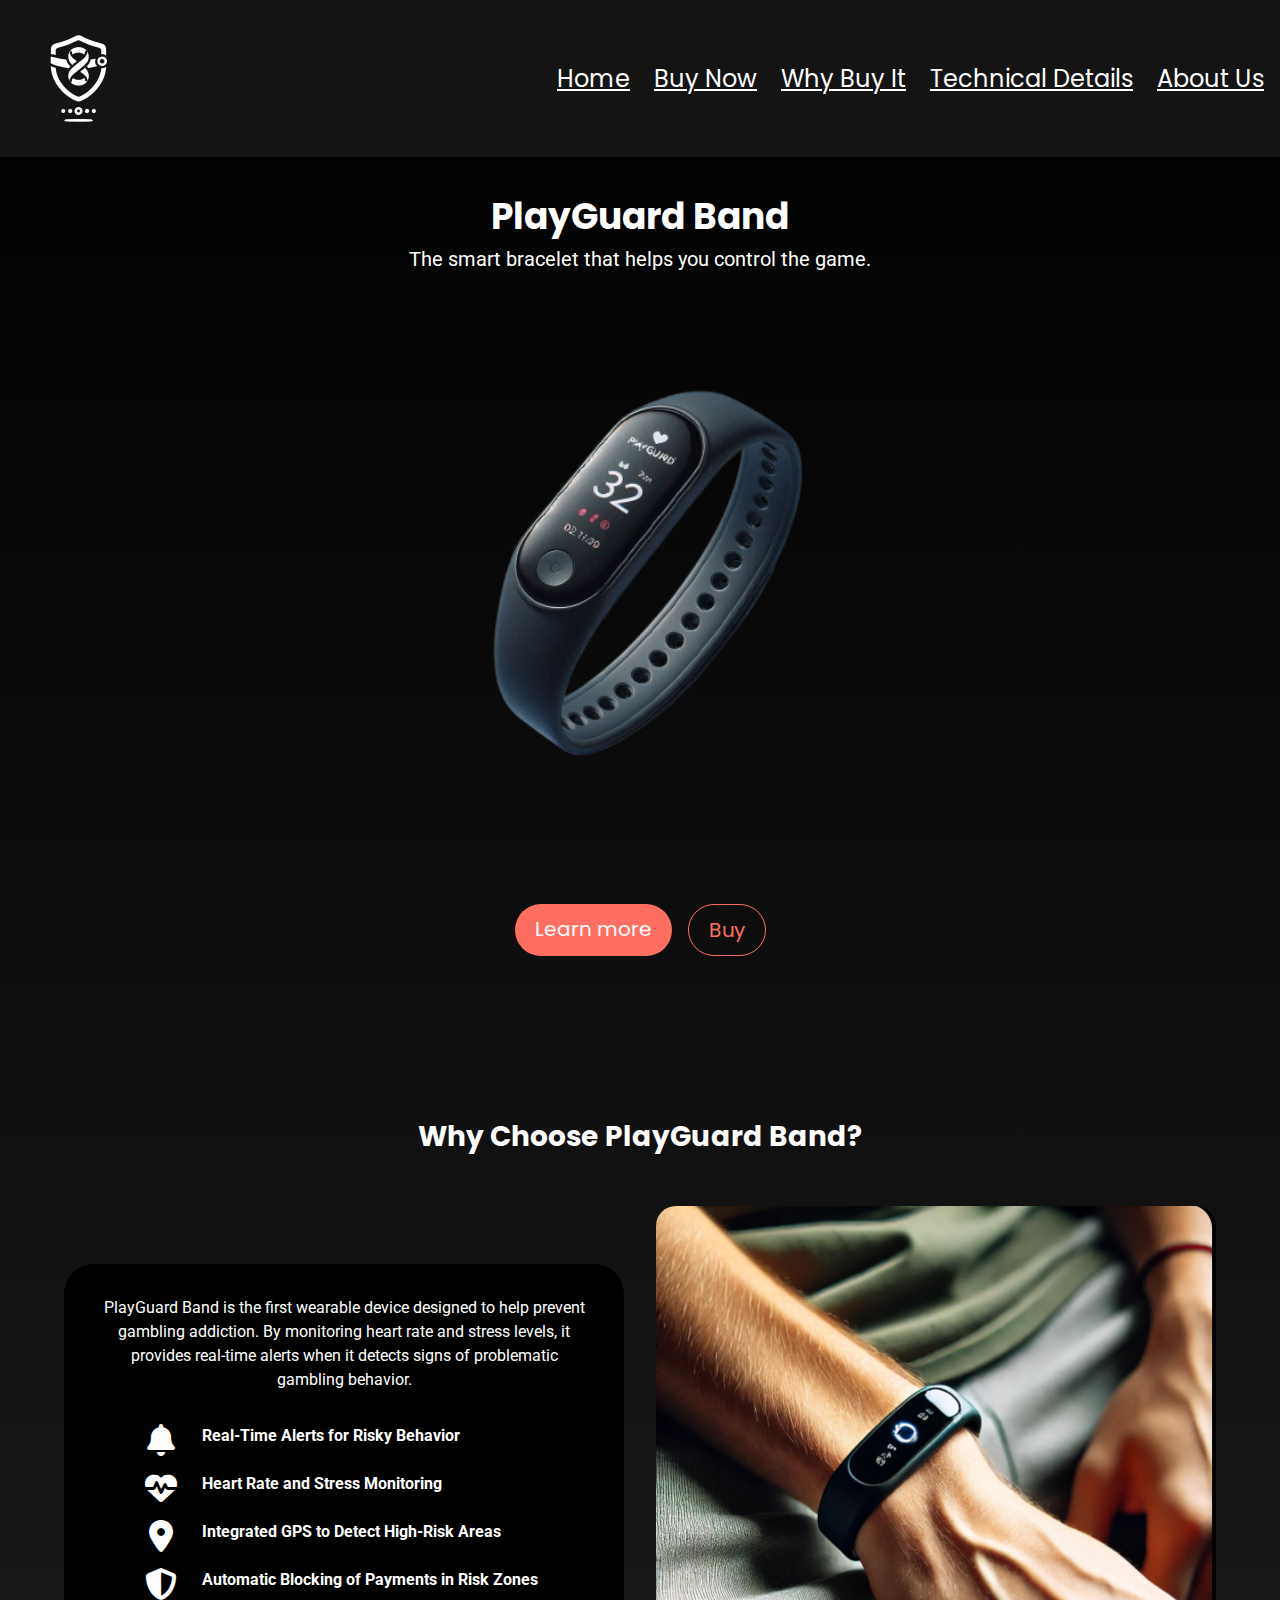
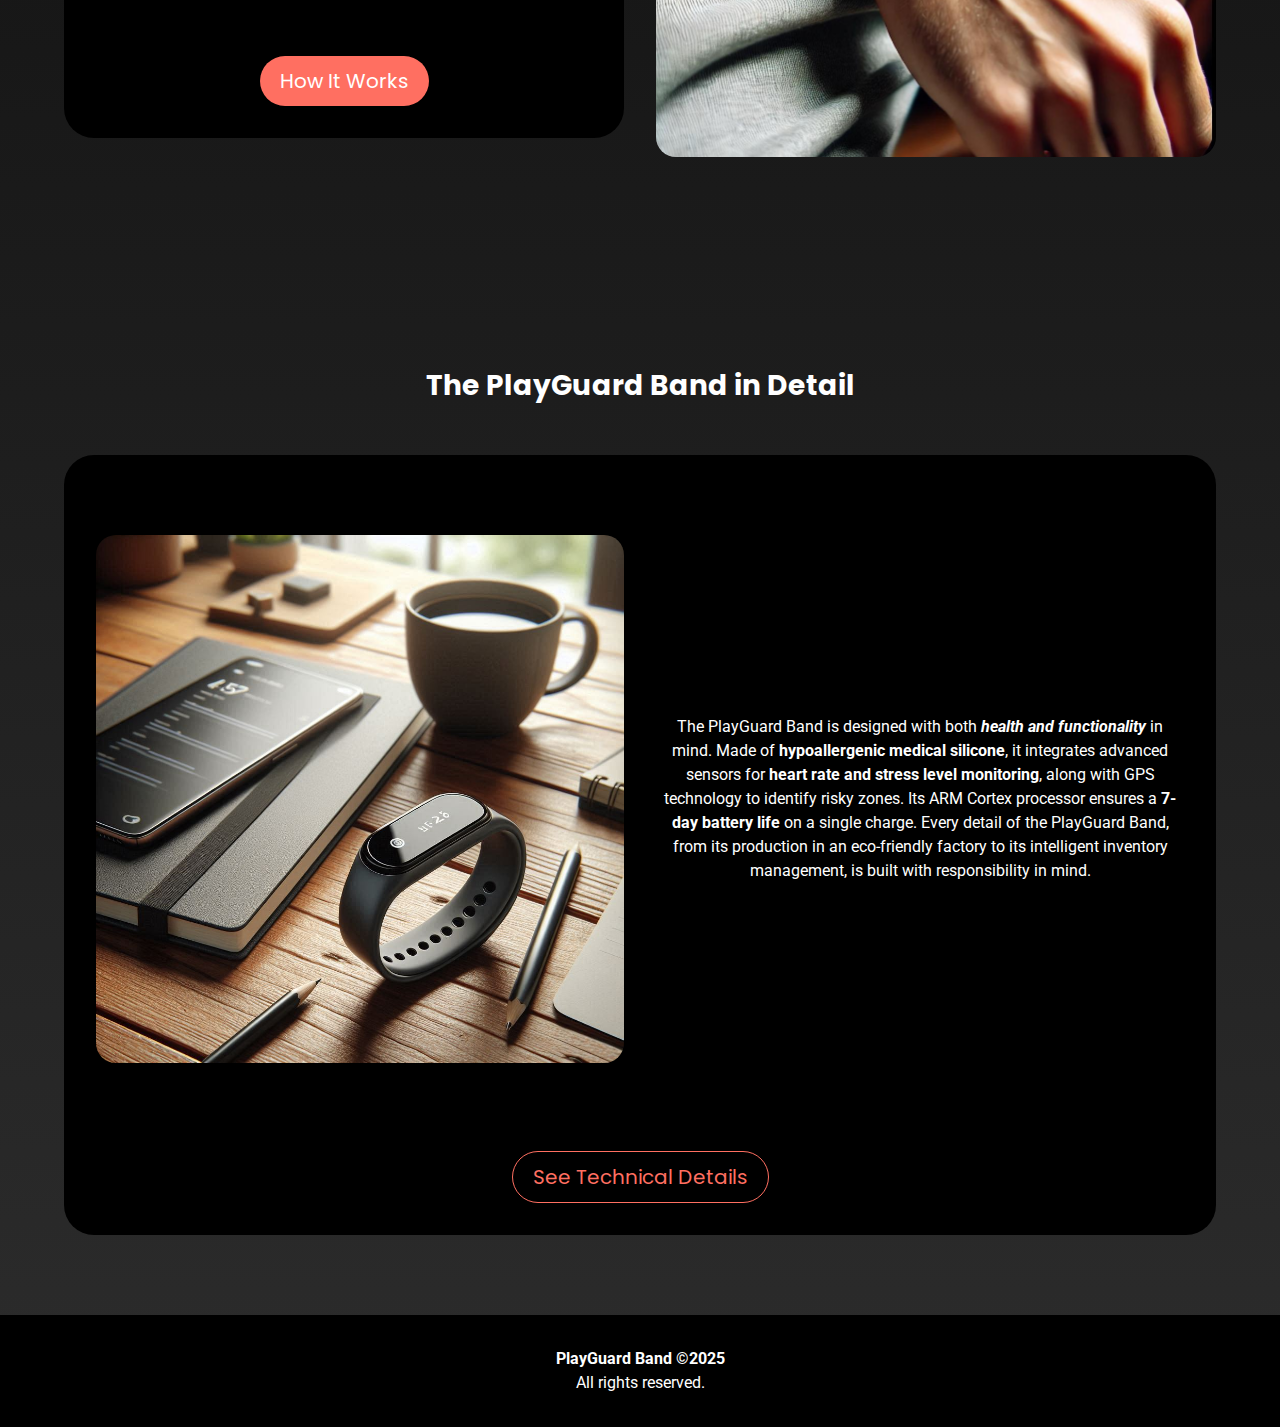
<file: index.html>
<!DOCTYPE html>
<html lang="en">
<head>
    <!-- Basic Tags -->
    <meta charset="UTF-8">
    <meta name="viewport" content="width=device-width, initial-scale=1.0">
    <title>PlayGuard Band</title>
    <!-- Link to CSS -->
    <link rel="stylesheet" href="css/styles.css"/>
    <!-- Font Awesome -->
    <link rel="stylesheet" href="https://cdnjs.cloudflare.com/ajax/libs/font-awesome/6.7.2/css/all.min.css" integrity="sha512-Evv84Mr4kqVGRNSgIGL/F/aIDqQb7xQ2vcrdIwxfjThSH8CSR7PBEakCr51Ck+w+/U6swU2Im1vVX0SVk9ABhg==" crossorigin="anonymous" referrerpolicy="no-referrer" />
    <!-- Poppins (Titles and CTA) and Roboto (Paragraphs and long texts) fonts -->
    <link href="https://fonts.googleapis.com/css2?family=Poppins:wght@600;700&family=Roboto:wght@400;500&display=swap" rel="stylesheet">
</head>
<body>
    <header>
        <img src="images/playguard-logo.png" class="logo-img" alt="The PlayGuard Band logo, rapresenting a stylized shield and band underneath." />
        <i class="fa-solid fa-bars fa-2x" id="menu-icon"></i>
        <nav class="nav-tab hidden" id="nav-tab">
            <i class="fa-solid fa-x" id="close-tab"></i>
            <ul class="menu-list" id="menu-list">
                <li><a href="#main">Home</a></li>
                <li><a href="purchase.html">Buy Now</a></li>
                <li><a href="#why-section">Why Buy It</a></li>
                <li><a href="#details-section">Technical Details</a></li>
                <li><a href="about-us.html">About Us</a></li>
            </ul>
        </nav>
    </header>
    <main>
        <section class="hero">
            <h1>PlayGuard Band</h1>
            <p class="subtitle">The smart bracelet that helps you control the game.</p>
            <img src="images/playguard-nobg.png" class="hero-img" alt="The PlayGuard Band, a smart watch with a rectangular display with soft edges."/>
            <div class="hero-buttons">
                <a href="#why-section" class="solid-btn">Learn more</a>
                <a href="purchase.html" class="empty-btn">Buy</a>
            </div>
        </section>
        <section class="why-section" id="why-section">
            <h2>Why Choose PlayGuard Band?</h2>
            <div class="section-container">
                <div class="why-txt section-text">
                    <p>PlayGuard Band is the first wearable device designed to help prevent gambling addiction. By monitoring heart rate and stress levels, it provides real-time alerts when it detects signs of problematic gambling behavior.</p>
                    <ul class="features-list">
                        <li>
                            <i class="fa-solid fa-bell fa-2x"></i>
                            <p>Real-Time Alerts for Risky Behavior</p>
                        </li>
                        <li>
                            <i class="fa-solid fa-heart-pulse fa-2x"></i>
                            <p>Heart Rate and Stress Monitoring</p>
                        </li>
                        <li>
                            <i class="fa-solid fa-location-dot fa-2x"></i>
                            <p>Integrated GPS to Detect High-Risk Areas</p>
                        </li>
                        <li>
                            <i class="fa-solid fa-shield-halved fa-2x"></i>
                            <p>Automatic Blocking of Payments in Risk Zones</p>
                        </li>
                    </ul>
                    <a href="#details-section" class="solid-btn">How It Works</a>
                </div>
                <img src="images/playguard-indossato.jpg" class="section-img" alt="Il PlayGuard indossato al polso"/>
            </div>
        </section>
        <section class="details-section" id="details-section">
            <h2>The PlayGuard Band in Detail</h2>
            <div class="section-text">
                <div class="section-container">
                    <img src="images/playguard-table.png" class="section-img" alt="The PlayGuard Band on a table, near a computer and a cup." />
                    <p>
                        The PlayGuard Band is designed with both <strong><em>health and functionality</em></strong> in mind. Made of <strong>hypoallergenic medical silicone</strong>, it integrates advanced sensors for <strong>heart rate and stress level monitoring</strong>, along with GPS technology to identify risky zones. Its ARM Cortex processor ensures a <strong>7-day battery life</strong> on a single charge.
                        Every detail of the PlayGuard Band, from its production in an eco-friendly factory to its intelligent inventory management, is built with responsibility in mind.
                    </p>
                </div>
                <a href="purchase.html" class="empty-btn">See Technical Details</a>
            </div>
        </section>
    </main>
    <footer>
        <p>
            <strong>PlayGuard Band &copy2025</strong>
            <br>
            All rights reserved.
        </p>
    </footer>
    <script src="js/script.js"></script>
</body>
</html>
</file>
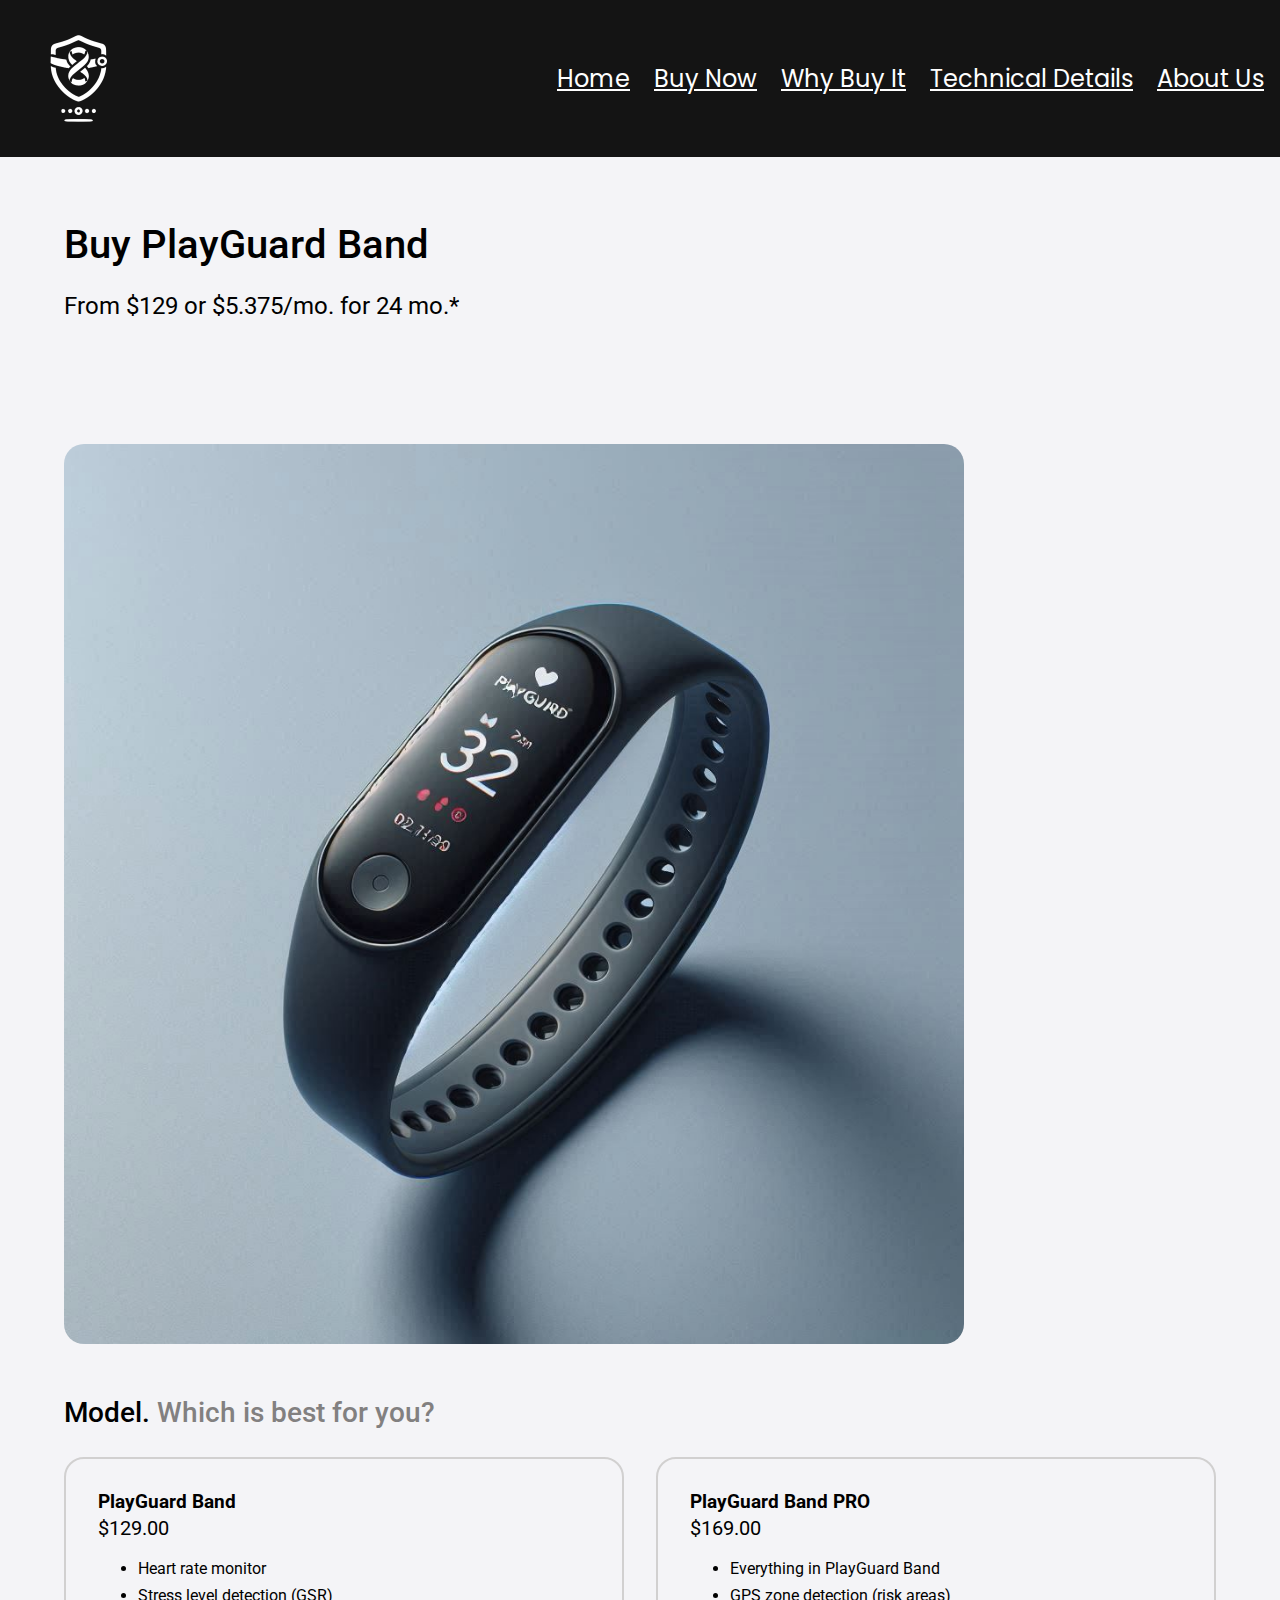
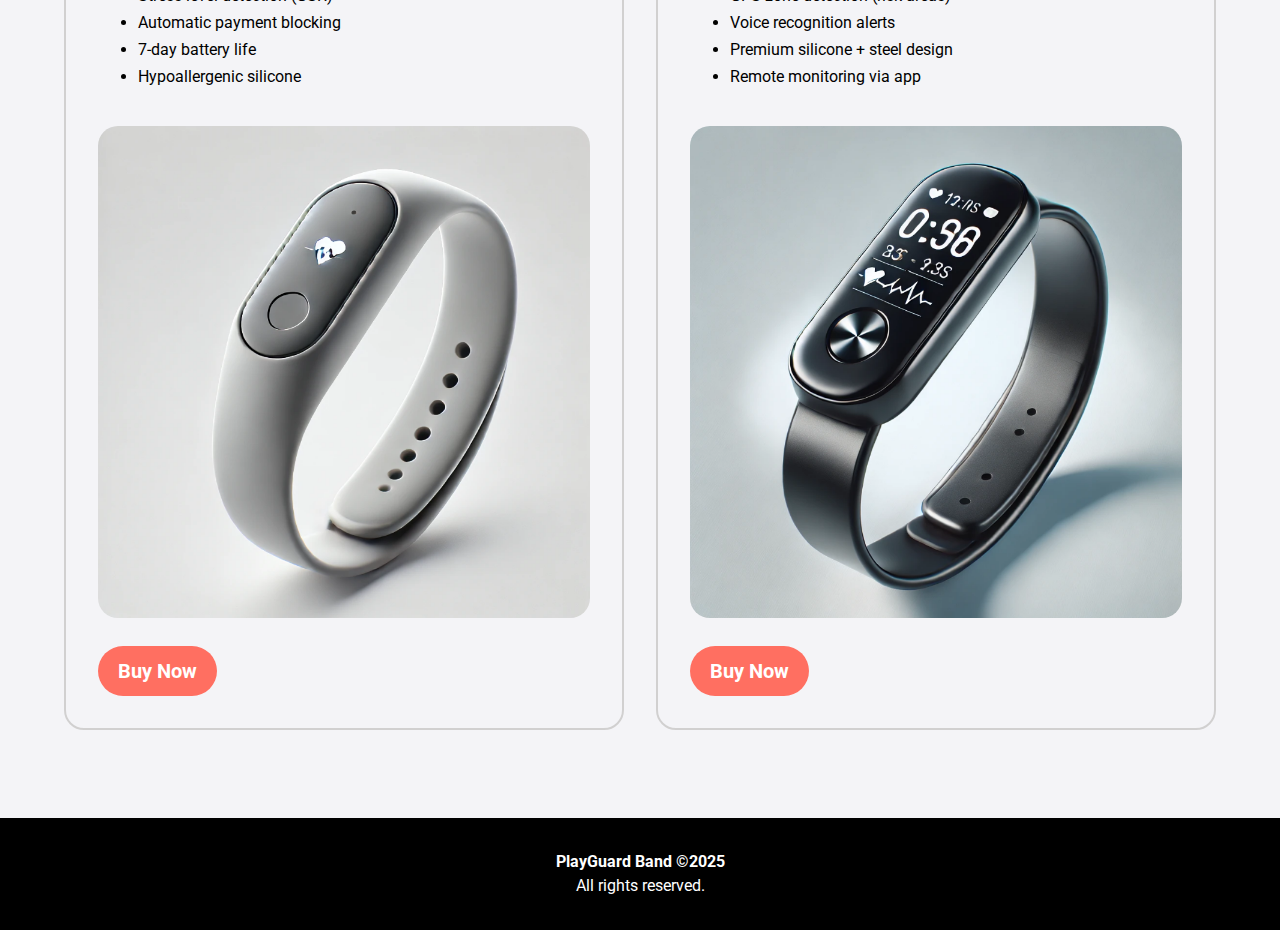
<file: purchase.html>
<!DOCTYPE html>
<html lang="en">
<head>
    <!-- Basic Tags -->
    <meta charset="UTF-8">
    <meta name="viewport" content="width=device-width, initial-scale=1.0">
    <title>PlayGuard Band - Purchase</title>
    <!-- Link to CSS -->
    <link rel="stylesheet" href="css/styles.css"/>
    <!-- Font Awesome -->
    <link rel="stylesheet" href="https://cdnjs.cloudflare.com/ajax/libs/font-awesome/6.7.2/css/all.min.css" integrity="sha512-Evv84Mr4kqVGRNSgIGL/F/aIDqQb7xQ2vcrdIwxfjThSH8CSR7PBEakCr51Ck+w+/U6swU2Im1vVX0SVk9ABhg==" crossorigin="anonymous" referrerpolicy="no-referrer" />
    <!-- Poppins (Titles and CTA) and Roboto (Paragraphs and long texts) fonts -->
    <link href="https://fonts.googleapis.com/css2?family=Poppins:wght@600;700&family=Roboto:wght@400;500&display=swap" rel="stylesheet">
</head>
<body>
    <header>
        <img src="images/playguard-logo.png" class="logo-img" alt="The PlayGuard Band logo, rapresenting a stylized shield and band underneath." />
        <i class="fa-solid fa-bars fa-2x" id="menu-icon"></i>
        <nav class="nav-tab hidden" id="nav-tab">
            <i class="fa-solid fa-x" id="close-tab"></i>
            <ul class="menu-list" id="menu-list">
                <li><a href="./index.html">Home</a></li>
                <li><a href="./purchase.html">Buy Now</a></li>
                <li><a href="./index.html">Why Buy It</a></li>
                <li><a href="./index.html">Technical Details</a></li>
                <li><a href="./about-us.html">About Us</a></li>
            </ul>
        </nav>
    </header>
    <main class="buy-section">
        <h1 class="page-title">Buy PlayGuard Band</h1>
        <p class="buy-subtitle">From $129 or $5.375/mo. for 24 mo.*</p>
        <img src="images/playguard.jpg" class="section-img" alt="The PlayGuard Band."/>
        <section class="model-selection">
            <h2>Model. <span>Which is best for you?</span></h2>
            <div class="models">
                <div class="model-selector">
                    <h3>PlayGuard Band</h3>
                    <p class="subtitle">$129.00</p>
                    <ul>
                        <li>Heart rate monitor</li>
                        <li>Stress level detection (GSR)</li>
                        <li>Automatic payment blocking</li>
                        <li>7-day battery life</li>
                        <li>Hypoallergenic silicone</li>
                    </ul>
                    <img src="images/playguard-standard.png" class="section-img" alt="Standard PlayGuard."/>
                    <button class="solid-btn" data-playguard="standard">Buy Now</button>
                </div>
                <div class="model-selector">
                    <h3>PlayGuard Band PRO</h3>
                    <p class="subtitle">$169.00</p>
                    <ul>
                        <li>Everything in PlayGuard Band</li>
                        <li>GPS zone detection (risk areas)</li>
                        <li>Voice recognition alerts</li>
                        <li>Premium silicone + steel design</li>
                        <li>Remote monitoring via app</li>
                    </ul>
                    <img src="images/playguard-pro.png" class="section-img" alt="PlayGuard Pro."/>
                    <button class="solid-btn" data-playguard="PRO">Buy Now</button>
                </div>
            </div>
        </section>
    </main>
    <footer>
        <p>
            <strong>PlayGuard Band &copy2025</strong>
            <br>
            All rights reserved.
        </p>
    </footer>
    <div class="buy-modal" id="buy-modal">
        <h2 id="modal-txt">1. Where do we ship it?</h2>
        <form id="buy-form">
            <label for="name">Full Name</label>
            <input type="text" id="name" name="fullName" placeholder="Sherlock Holmes" required/>
            <label for="address">Address</label>
            <input type="text" id="address" name="address" placeholder="Madison Avenue 23" required/>
            <label for="postcode">Postcode</label>
            <input type="number" id="postcode" name="postcode" placeholder="80126" maxlength="5" required/>
            <label for="number">Phone Number</label>
            <input type="text" id="number" name="phoneNumber" placeholder="+1 123 456 7890" required/>
            <label for="number">Email</label>
            <input type="email" id="email" name="email" placeholder="sherlock.holmes@gmail.com" required/>
            <button class="solid-btn">Next</button>
        </form>
        <button class="back-btn" id="back-btn">Go back</button>
    </div>
    <script src="js/script.js"></script>
</body>
</html>
</file>
<file: css/styles.css>
/* Palette di colori */
:root {
    /* Colori principali */
    --primary-color: #2c2c2c; /* Grigio scuro per elementi principali */
    --secondary-color: #141414; /* Colore scuro per header, footer, sfondi */
    --accent-color: #ffffff; /* Bianco per il testo principale */
    --background-color-light: #f4f4f7; /* Grigio chiaro per il corpo della pagina */
    --background-color-dark: #2c2c2c; /* Grigio scuro per l'header e il footer */

    /* Colori per l'Header */
    --header-background: #141414; /* Colore scuro per l'header */
    --header-text-color: #ffffff; /* Colore bianco per il testo nell'header */
    --header-border-bottom: #d1d1d6; /* Colore del bordo inferiore dell'header */

    /* Colori per il Footer */
    --footer-background: #2c2c2c; /* Grigio scuro per il footer */
    --footer-text-color: #ffffff; /* Colore bianco per il testo del footer */
    --footer-link-color: #0071e3; /* Blu per i link nel footer */

    /* Colori per i bottni */
    --button-color: #FF6F61;
    --button-hover: #E65C4F;
    --button-active: #D14B3A;
}

/* Typography */
* {
    box-sizing: border-box;
}

body {
    background: linear-gradient(#000000, var(--background-color-dark));
    text-align: center;
}

h1, h2, h3, h4, p, body {
    margin: 0;
    color: white;
}

a {
    text-decoration: none;
    color: inherit;
}

ul {
    list-style-type: none;
}

h1, h2, h3, h4, a {
    font-family: "Poppins", sans-serif;
}

h1 {
    font-size: 2rem;
}

h2 {
    font-size: 1.75rem;
}

p, label, button, input {
    font-family: "Roboto", sans-serif;
    line-height: 1.5;
}

/* Header  */
header {
    background-color: var(--header-background);
    color: var(--header-text-color);
    display: flex;
    align-items: center;
    padding: 1em;
    gap: 1em;
    justify-content: space-between;
}

.logo-img {
    width: 10%;
}

.menu-list {
    position: fixed;
    top: 0;
    left: 0;
    width: 100%;
    height: 100%;
    background-color: var(--header-background);
    font-size: 1.5rem;
    text-align: start;
    opacity: 0;
}

.menu-list li {
    margin: .5em 0;
}

.menu-list li:hover {
    text-decoration: underline;
}

.menu-list.menu-open {
    transform: translateY(0);
    opacity: 1;
}

.fa-x {
    position: fixed;
    top: 0;
    right: 0;
    margin-top: 1em;
    z-index: 2;
    cursor: pointer;
}

.fa-bars {
    margin-left: auto;
    color: var(--header-text-color);
    width: 10%;
}

/* Main */
.hero, .why-section, .details-section {
    padding: 5em 5%;
}

.hero {
    text-align: center;
    padding-top: 2em;
}

.hero-img {
    width: 100%;
    margin: 1em;
    max-width: 570px;
}

.section-text {
    background-color: black;
    border-radius: 30px;
    padding: 2em;
}

.subtitle {
    font-size: 1.25rem;
}

.hero-buttons {
    margin-top: 1.5em;
    display: flex;
    flex-direction: column;
    gap: 1em;
}

.solid-btn, .empty-btn {
    cursor: pointer;
    display: inline-block;
    padding: .5em 1em;
    border-radius: 30px;
    text-align: center;
    width: 100%;
}

.solid-btn {
    background-color: var(--button-color);
    border: none;
}

.empty-btn {
    background-color: inherit;
    border: 1px solid var(--button-color);
    color: var(--button-color);
}

.solid-btn:hover, .solid-btn:focus, .empty-btn:hover, .empty-btn:focus {
    background-color: var(--button-hover);
    text-decoration: underline;
}

.empty-btn:hover, .empty-btn:focus, .empty-btn:active {
    color: inherit;
}

.solid-btn:active, .empty-btn:active {
    background-color: var(--button-active);
}

/* Why Section */
.why-txt {
    margin-top: 2.5em;
}

.fa-solid {
    width: 50px;
}

.features-list {
    margin-top: 2em;
}

.features-list li{
    display: flex;
    gap: 1em;
    margin: 1em 0;
    font-weight: bold;
}

.section-img {
    width: 100%;
    border-radius: 20px;
    margin: 3em 0;
    max-width: 900px;
}

.why-section .solid-btn {
    margin-top: 2em;
}

/* Details section */

.details-section .empty-btn {
    margin-top: 2em;
}

.details-section .section-text {
    margin-top: 3em;
}

/* Buy Section */
.buy-section, .about-us-section {
    padding: 5%;
    text-align: start;
}

.buy-section {
    background-color: var(--background-color-light);
}

.page-title {
    margin-bottom: .5em;
    text-align: left;
}

.buy-subtitle, .buy-section img {
    margin-bottom: 3em;
}

.buy-section h2 {
    margin-bottom: 1em;
}

.page-title, .buy-section h2 {
    font-weight: 500;
}

.buy-section span {
    color: rgb(130, 128, 128);
}

.buy-section * {
    color: black;
    font-family: "Roboto", sans-serif;
}

.model-selector {
    margin-bottom: 1.5em;
}

.model-selector {
    border: 2px solid rgb(209, 208, 208);
    border-radius: 20px;
    padding: 2em;
}

.buy-section ul {
    list-style-type: initial;
}

.buy-section li {
    margin: .5em 0;
}

.model-selector .section-img {
    margin: 1.5em 0;
}

.buy-section .solid-btn {
    color: white;
    font-weight: bold;
    font-size: 1.25rem;
}

/* Buy Modal */
.buy-modal {
    display: none;
    flex-direction: column;
    align-items: center;
    justify-content: center;
    position: fixed;
    top: 0;
    left: 0;
    right: 0;
    bottom: 0;
    margin: auto;
    width: 70%;
    background-color: white;
    box-shadow: 0 0 20px black;
    border-radius: 10px;
    padding: 1em;
    text-align: start;
    align-self: center;
    max-height: 550px;
}

form {
    display: flex;
    flex-direction: column;
    width: 100%;
}

form input {
    padding: .5em;
}

form input, form label {
    font-size: 1.125;
}

form button {
    color: white;
    font-weight: bold;
    margin-top: 1em;
}

form label, .back-btn {
    margin-top: .5em;
}

.buy-modal h2, .buy-modal {
    color: black;
}

.buy-modal h2 {
    font-size: 1.5rem;
    font-weight: 500;
    margin-bottom: 1em;
}
.back-btn {
    background-color: inherit;
    border: none;
    text-decoration: underline;
    font-size: 1.25;
    cursor: pointer;
}

.back-btn:hover, .back-btn:focus {
    color: rgb(117, 117, 117);
}

/* About Us */
.team-section {
    display: grid;
    grid-template-columns: 1fr;
    gap: 1.5em;
    margin-top: 2em;
}

.team-card {
    background-color: black;
    padding: 1.5em;
    width: 100%;
    border-radius: 20px;
    display: flex;
    align-items: center;
    gap: 1em;
}

.team-card h3 {
    font-size: 1.25rem;
}

.team-card h3, .team-card p {
    margin-top: 1em;
}

.avatar-img {
    border-radius: 100%;
    width: 30%;
}

/* Footer */
footer {
    background-color: black;
    padding: 2em 0;
}

/* Media Queries */
@media (min-width: 482px) {
    .hero-buttons {
        flex-direction: row;
        justify-content: center;
    }

    .solid-btn, .empty-btn {
        width: auto;
    }
}

@media (max-width: 768px) {
    .hidden {
        display: none;
    }
}

@media (min-width: 769px) {
    #menu-icon, #close-tab {
        display: none;
    }

    .menu-list {
        display: flex;
        position: static;
        opacity: 1;
        font-size: 1rem;
        gap: 1em;
        justify-content: space-evenly;
        text-decoration: underline;
    }

    .hero h1 {
        font-size: 2.25rem;
    }

    .solid-btn, .empty-btn {
        font-size: 1.25rem;
    }
}

@media (min-width: 1100px) {
    .menu-list {
        font-size: 1.5rem;
    }

    .section-container {
        display: grid;
        grid-template-columns: repeat(2, 1fr);
        gap: 2em;
        align-items: center;
    }

    .page-title {
        font-size: 2.5rem;
    }

    .buy-subtitle {
        font-size: 1.5rem;
    }

    .models {
        display: flex;
        gap: 2em;
        justify-content: space-between;
    }

    .team-section {
        display: grid;
        grid-template-columns: repeat(2, 1fr);
    }
}
</file>
